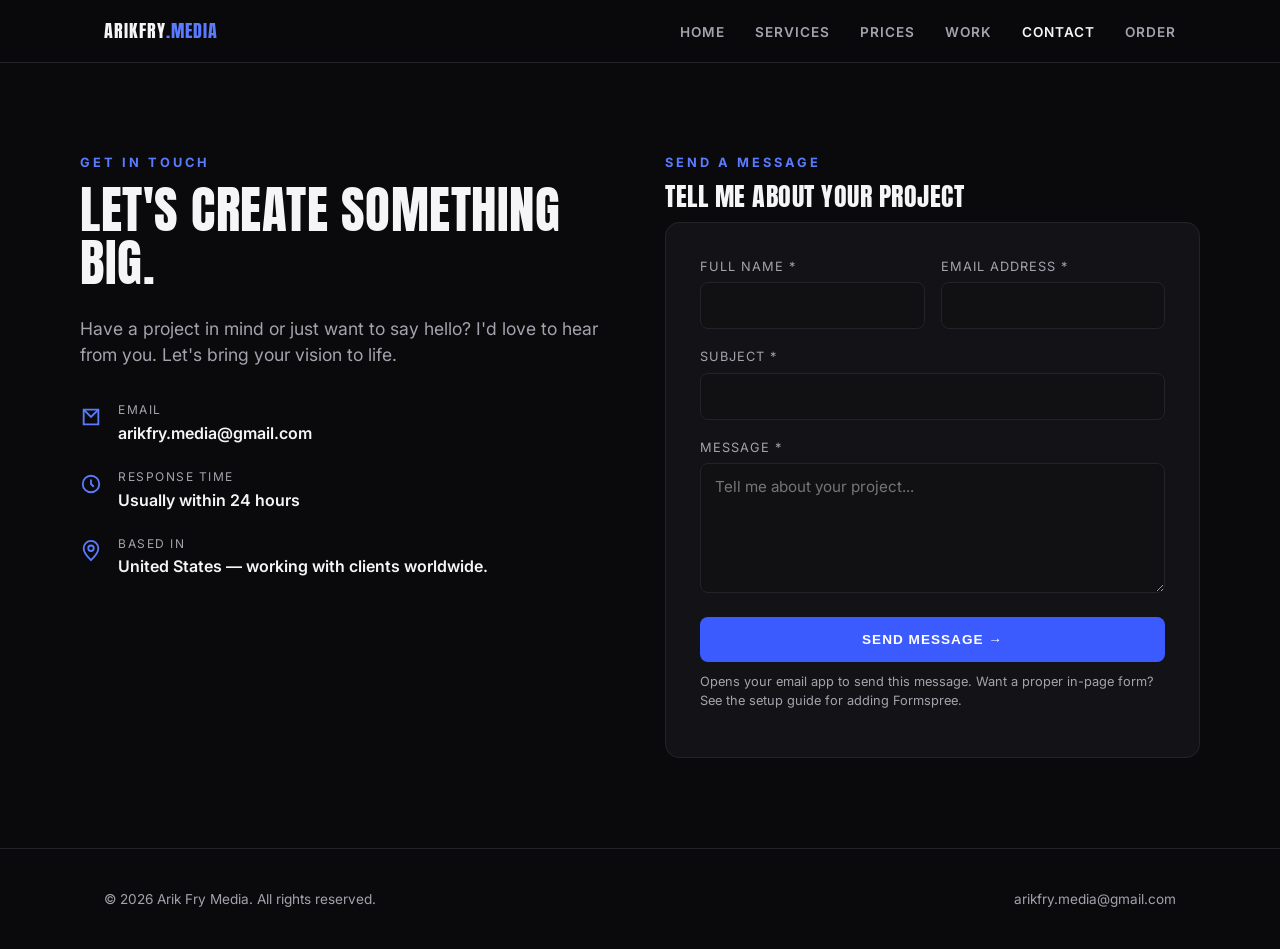
<file: contact.html>
<!DOCTYPE html>
<html lang="en">
<head>
<meta charset="UTF-8">
<meta name="viewport" content="width=device-width, initial-scale=1.0">
<title>Contact — Arik Fry Media</title>
<meta name="description" content="Get in touch with Arik Fry Media about your next project.">
<link rel="stylesheet" href="style.css">
</head>
<body>

<header class="site-header">
  <div class="nav-wrap">
    <a href="index.html" class="logo">ARIKFRY<span>.MEDIA</span></a>
    <button class="nav-toggle" aria-label="Toggle menu">&#9776;</button>
    <nav class="main-nav">
      <ul>
        <li><a href="index.html">Home</a></li>
        <li><a href="services.html">Services</a></li>
        <li><a href="prices.html">Prices</a></li>
        <li><a href="work.html">Work</a></li>
        <li><a href="contact.html" class="active">Contact</a></li>
        <li><a href="order.html">Order</a></li>
      </ul>
    </nav>
  </div>
</header>

<main>
  <section class="section container">
    <div class="contact-grid">
      <div>
        <span class="eyebrow">Get In Touch</span>
        <h1 style="font-size:clamp(2.2rem,5vw,3.2rem);">Let's Create Something Big.</h1>
        <p class="lede" style="margin-bottom:36px;">Have a project in mind or just want to say hello? I'd love to hear from you. Let's bring your vision to life.</p>

        <div class="info-row">
          <div class="icon"><svg width="22" height="22" viewBox="0 0 24 24" fill="none" stroke="currentColor" stroke-width="2"><path d="M4 4h16v16H4z"/><path d="m4 4 8 8 8-8"/></svg></div>
          <div>
            <h4>Email</h4>
            <p><a href="mailto:arikfry.media@gmail.com">arikfry.media@gmail.com</a></p>
          </div>
        </div>
        <div class="info-row">
          <div class="icon"><svg width="22" height="22" viewBox="0 0 24 24" fill="none" stroke="currentColor" stroke-width="2"><circle cx="12" cy="12" r="9"/><path d="M12 7v5l3 3"/></svg></div>
          <div>
            <h4>Response Time</h4>
            <p>Usually within 24 hours</p>
          </div>
        </div>
        <div class="info-row">
          <div class="icon"><svg width="22" height="22" viewBox="0 0 24 24" fill="none" stroke="currentColor" stroke-width="2"><path d="M12 22s8-7.5 8-13a8 8 0 1 0-16 0c0 5.5 8 13 8 13Z"/><circle cx="12" cy="9" r="3"/></svg></div>
          <div>
            <h4>Based In</h4>
            <p>United States — working with clients worldwide.</p>
          </div>
        </div>
      </div>

      <div>
        <span class="eyebrow">Send A Message</span>
        <h2 style="font-size:1.6rem;">Tell Me About Your Project</h2>
        <form action="mailto:arikfry.media@gmail.com" method="POST" enctype="text/plain">
          <div class="two-col">
            <div class="field">
              <label for="name">Full Name *</label>
              <input type="text" id="name" name="Full Name" required>
            </div>
            <div class="field">
              <label for="email">Email Address *</label>
              <input type="email" id="email" name="Email Address" required>
            </div>
          </div>
          <div class="field">
            <label for="subject">Subject *</label>
            <input type="text" id="subject" name="Subject" required>
          </div>
          <div class="field">
            <label for="message">Message *</label>
            <textarea id="message" name="Message" placeholder="Tell me about your project..." required></textarea>
          </div>
          <button type="submit" class="btn btn-primary" style="width:100%;justify-content:center;">Send Message &rarr;</button>
          <p class="note">Opens your email app to send this message. Want a proper in-page form? See the setup guide for adding Formspree.</p>
        </form>
      </div>
    </div>
  </section>
</main>

<footer>
  <div class="container footer-row">
    <span>&copy; <span id="year"></span> Arik Fry Media. All rights reserved.</span>
    <span><a href="mailto:arikfry.media@gmail.com">arikfry.media@gmail.com</a></span>
  </div>
</footer>

<script src="script.js"></script>
<script>document.getElementById('year').textContent = new Date().getFullYear();</script>
</body>
</html>
</file>
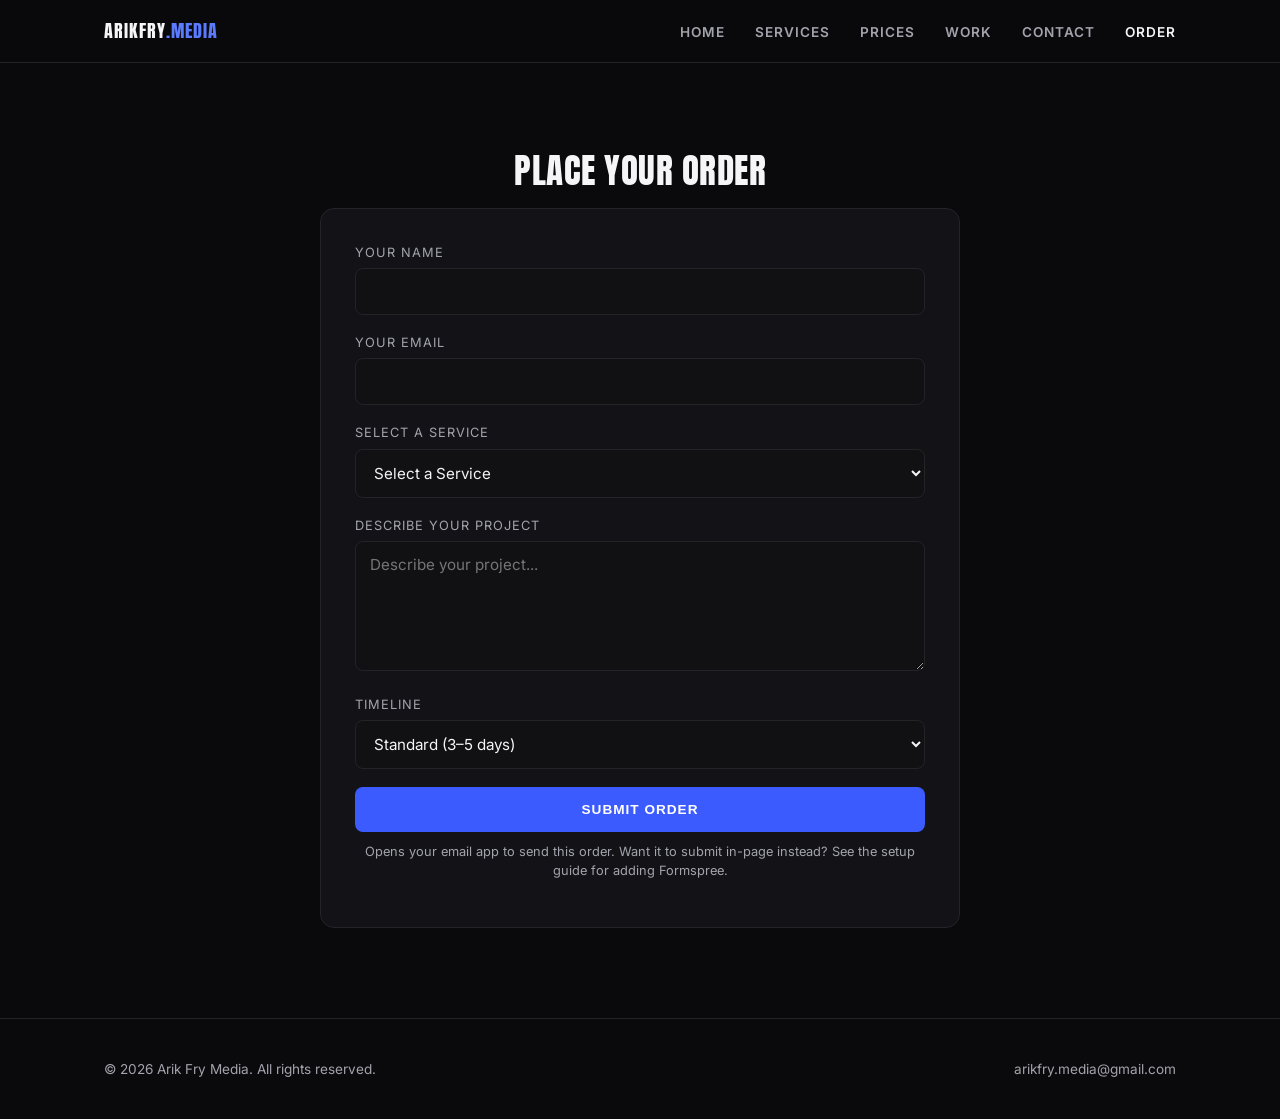
<file: order.html>
<!DOCTYPE html>
<html lang="en">
<head>
<meta charset="UTF-8">
<meta name="viewport" content="width=device-width, initial-scale=1.0">
<title>Order — Arik Fry Media</title>
<meta name="description" content="Place an order for social media design, sports graphics, or branding work.">
<link rel="stylesheet" href="style.css">
</head>
<body>

<header class="site-header">
  <div class="nav-wrap">
    <a href="index.html" class="logo">ARIKFRY<span>.MEDIA</span></a>
    <button class="nav-toggle" aria-label="Toggle menu">&#9776;</button>
    <nav class="main-nav">
      <ul>
        <li><a href="index.html">Home</a></li>
        <li><a href="services.html">Services</a></li>
        <li><a href="prices.html">Prices</a></li>
        <li><a href="work.html">Work</a></li>
        <li><a href="contact.html">Contact</a></li>
        <li><a href="order.html" class="active">Order</a></li>
      </ul>
    </nav>
  </div>
</header>

<main>
  <section class="section container" style="max-width:640px;">
    <h1 class="center" style="font-size:2.2rem;">Place Your Order</h1>
    <form action="mailto:arikfry.media@gmail.com" method="POST" enctype="text/plain">
      <div class="field">
        <label for="oname">Your Name</label>
        <input type="text" id="oname" name="Name" required>
      </div>
      <div class="field">
        <label for="oemail">Your Email</label>
        <input type="email" id="oemail" name="Email" required>
      </div>
      <div class="field">
        <label for="oservice">Select a Service</label>
        <select id="oservice" name="Service" required>
          <option value="" disabled selected>Select a Service</option>
          <option>Social Media Design</option>
          <option>Sports Graphics</option>
          <option>Branding</option>
          <option>Promotional Content</option>
          <option>Other</option>
        </select>
      </div>
      <div class="field">
        <label for="odesc">Describe Your Project</label>
        <textarea id="odesc" name="Project Details" placeholder="Describe your project..." required></textarea>
      </div>
      <div class="field">
        <label for="otimeline">Timeline</label>
        <select id="otimeline" name="Timeline">
          <option>Standard (3–5 days)</option>
          <option>Rush (1–2 days)</option>
          <option>Flexible</option>
        </select>
      </div>
      <button type="submit" class="btn btn-primary" style="width:100%;justify-content:center;">Submit Order</button>
      <p class="note center">Opens your email app to send this order. Want it to submit in-page instead? See the setup guide for adding Formspree.</p>
    </form>
  </section>
</main>

<footer>
  <div class="container footer-row">
    <span>&copy; <span id="year"></span> Arik Fry Media. All rights reserved.</span>
    <span><a href="mailto:arikfry.media@gmail.com">arikfry.media@gmail.com</a></span>
  </div>
</footer>

<script src="script.js"></script>
<script>document.getElementById('year').textContent = new Date().getFullYear();</script>
</body>
</html>
</file>
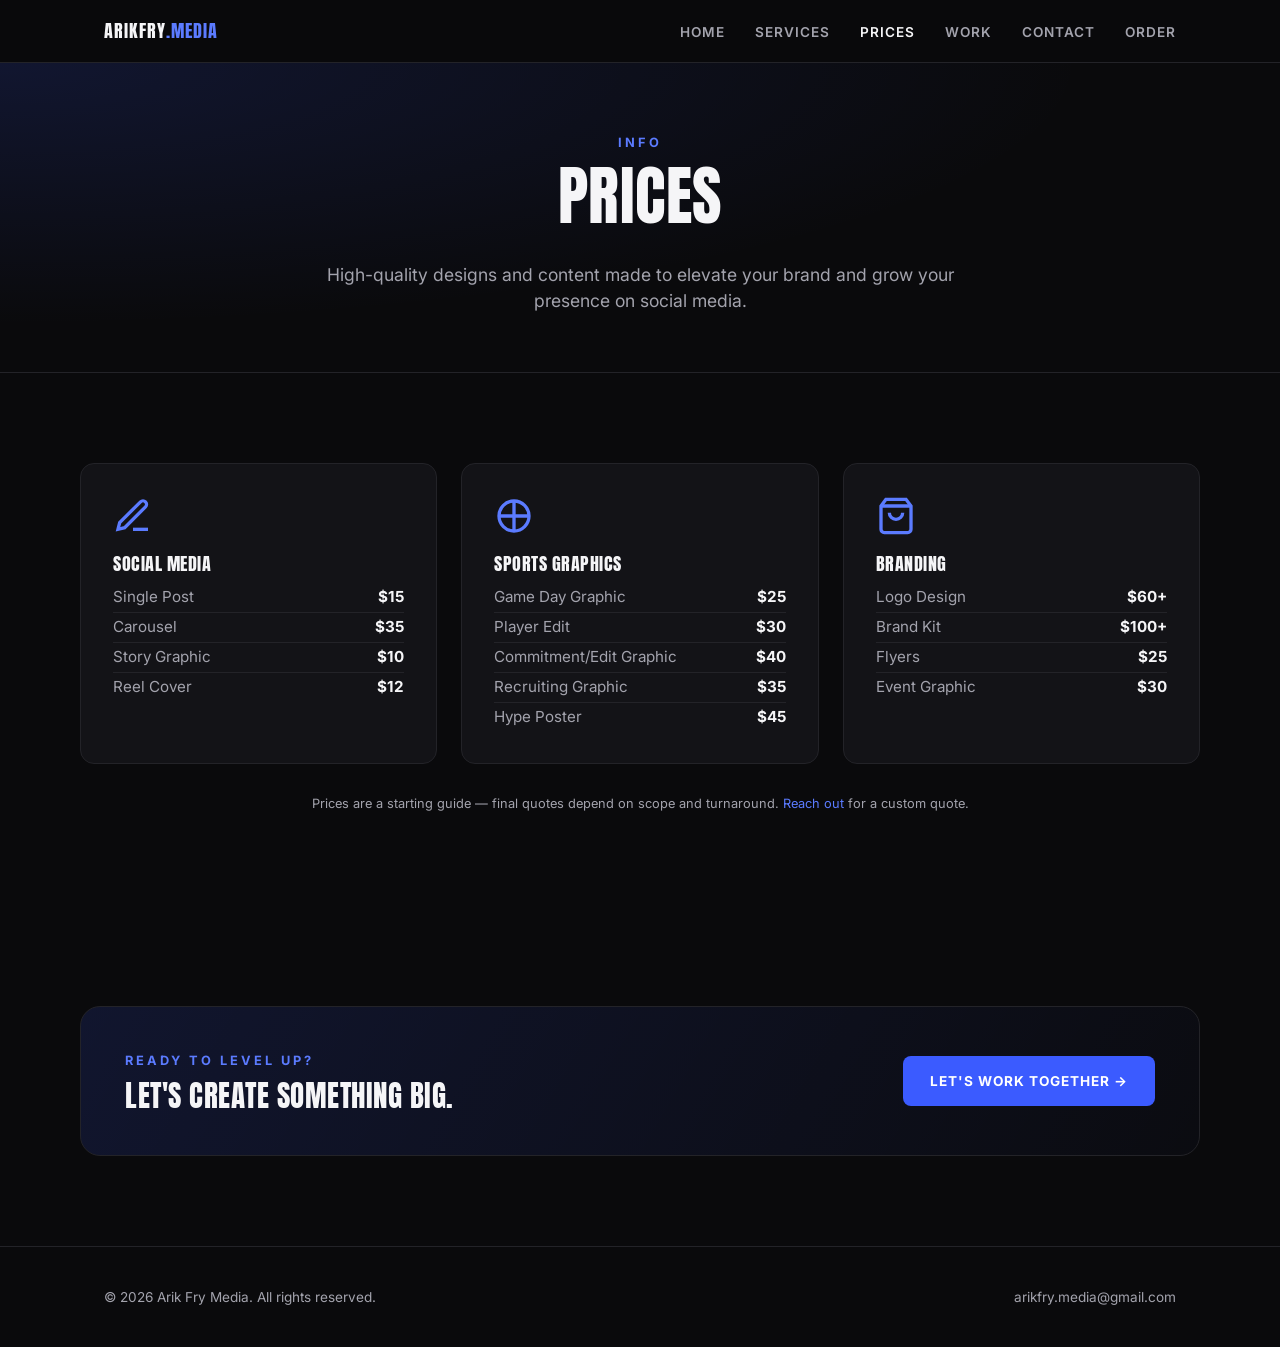
<file: prices.html>
<!DOCTYPE html>
<html lang="en">
<head>
<meta charset="UTF-8">
<meta name="viewport" content="width=device-width, initial-scale=1.0">
<title>Prices — Arik Fry Media</title>
<meta name="description" content="Pricing for social media design, sports graphics, and branding services.">
<link rel="stylesheet" href="style.css">
</head>
<body>

<header class="site-header">
  <div class="nav-wrap">
    <a href="index.html" class="logo">ARIKFRY<span>.MEDIA</span></a>
    <button class="nav-toggle" aria-label="Toggle menu">&#9776;</button>
    <nav class="main-nav">
      <ul>
        <li><a href="index.html">Home</a></li>
        <li><a href="services.html">Services</a></li>
        <li><a href="prices.html" class="active">Prices</a></li>
        <li><a href="work.html">Work</a></li>
        <li><a href="contact.html">Contact</a></li>
        <li><a href="order.html">Order</a></li>
      </ul>
    </nav>
  </div>
</header>

<main>
  <section class="page-hero center">
    <div class="container">
      <span class="eyebrow">Info</span>
      <h1>Prices</h1>
      <p class="lede">High-quality designs and content made to elevate your brand and grow your presence on social media.</p>
    </div>
  </section>

  <section class="section container">
    <div class="grid grid-3">
      <div class="card price-card">
        <div class="icon">
          <svg viewBox="0 0 24 24" fill="none" stroke="currentColor" stroke-width="2"><path d="M12 20h9"/><path d="M16.5 3.5a2.1 2.1 0 0 1 3 3L7 19l-4 1 1-4Z"/></svg>
        </div>
        <h3>Social Media</h3>
        <ul>
          <li>Single Post <span class="amt">$15</span></li>
          <li>Carousel <span class="amt">$35</span></li>
          <li>Story Graphic <span class="amt">$10</span></li>
          <li>Reel Cover <span class="amt">$12</span></li>
        </ul>
      </div>
      <div class="card price-card">
        <div class="icon">
          <svg viewBox="0 0 24 24" fill="none" stroke="currentColor" stroke-width="2"><circle cx="12" cy="12" r="9"/><path d="M12 3v18M3 12h18"/></svg>
        </div>
        <h3>Sports Graphics</h3>
        <ul>
          <li>Game Day Graphic <span class="amt">$25</span></li>
          <li>Player Edit <span class="amt">$30</span></li>
          <li>Commitment/Edit Graphic <span class="amt">$40</span></li>
          <li>Recruiting Graphic <span class="amt">$35</span></li>
          <li>Hype Poster <span class="amt">$45</span></li>
        </ul>
      </div>
      <div class="card price-card">
        <div class="icon">
          <svg viewBox="0 0 24 24" fill="none" stroke="currentColor" stroke-width="2"><path d="M6 2 3 6v14a2 2 0 0 0 2 2h14a2 2 0 0 0 2-2V6l-3-4Z"/><path d="M3 6h18M16 10a4 4 0 0 1-8 0"/></svg>
        </div>
        <h3>Branding</h3>
        <ul>
          <li>Logo Design <span class="amt">$60+</span></li>
          <li>Brand Kit <span class="amt">$100+</span></li>
          <li>Flyers <span class="amt">$25</span></li>
          <li>Event Graphic <span class="amt">$30</span></li>
        </ul>
      </div>
    </div>
    <p class="note center" style="margin-top:30px;">Prices are a starting guide — final quotes depend on scope and turnaround. <a href="contact.html" style="color:var(--blue-bright);">Reach out</a> for a custom quote.</p>
  </section>

  <section class="section container">
    <div class="cta-band">
      <div>
        <span class="eyebrow">Ready to level up?</span>
        <h2>Let's create something big.</h2>
      </div>
      <a href="contact.html" class="btn btn-primary">Let's Work Together &rarr;</a>
    </div>
  </section>
</main>

<footer>
  <div class="container footer-row">
    <span>&copy; <span id="year"></span> Arik Fry Media. All rights reserved.</span>
    <span><a href="mailto:arikfry.media@gmail.com">arikfry.media@gmail.com</a></span>
  </div>
</footer>

<script src="script.js"></script>
<script>document.getElementById('year').textContent = new Date().getFullYear();</script>
</body>
</html>
</file>
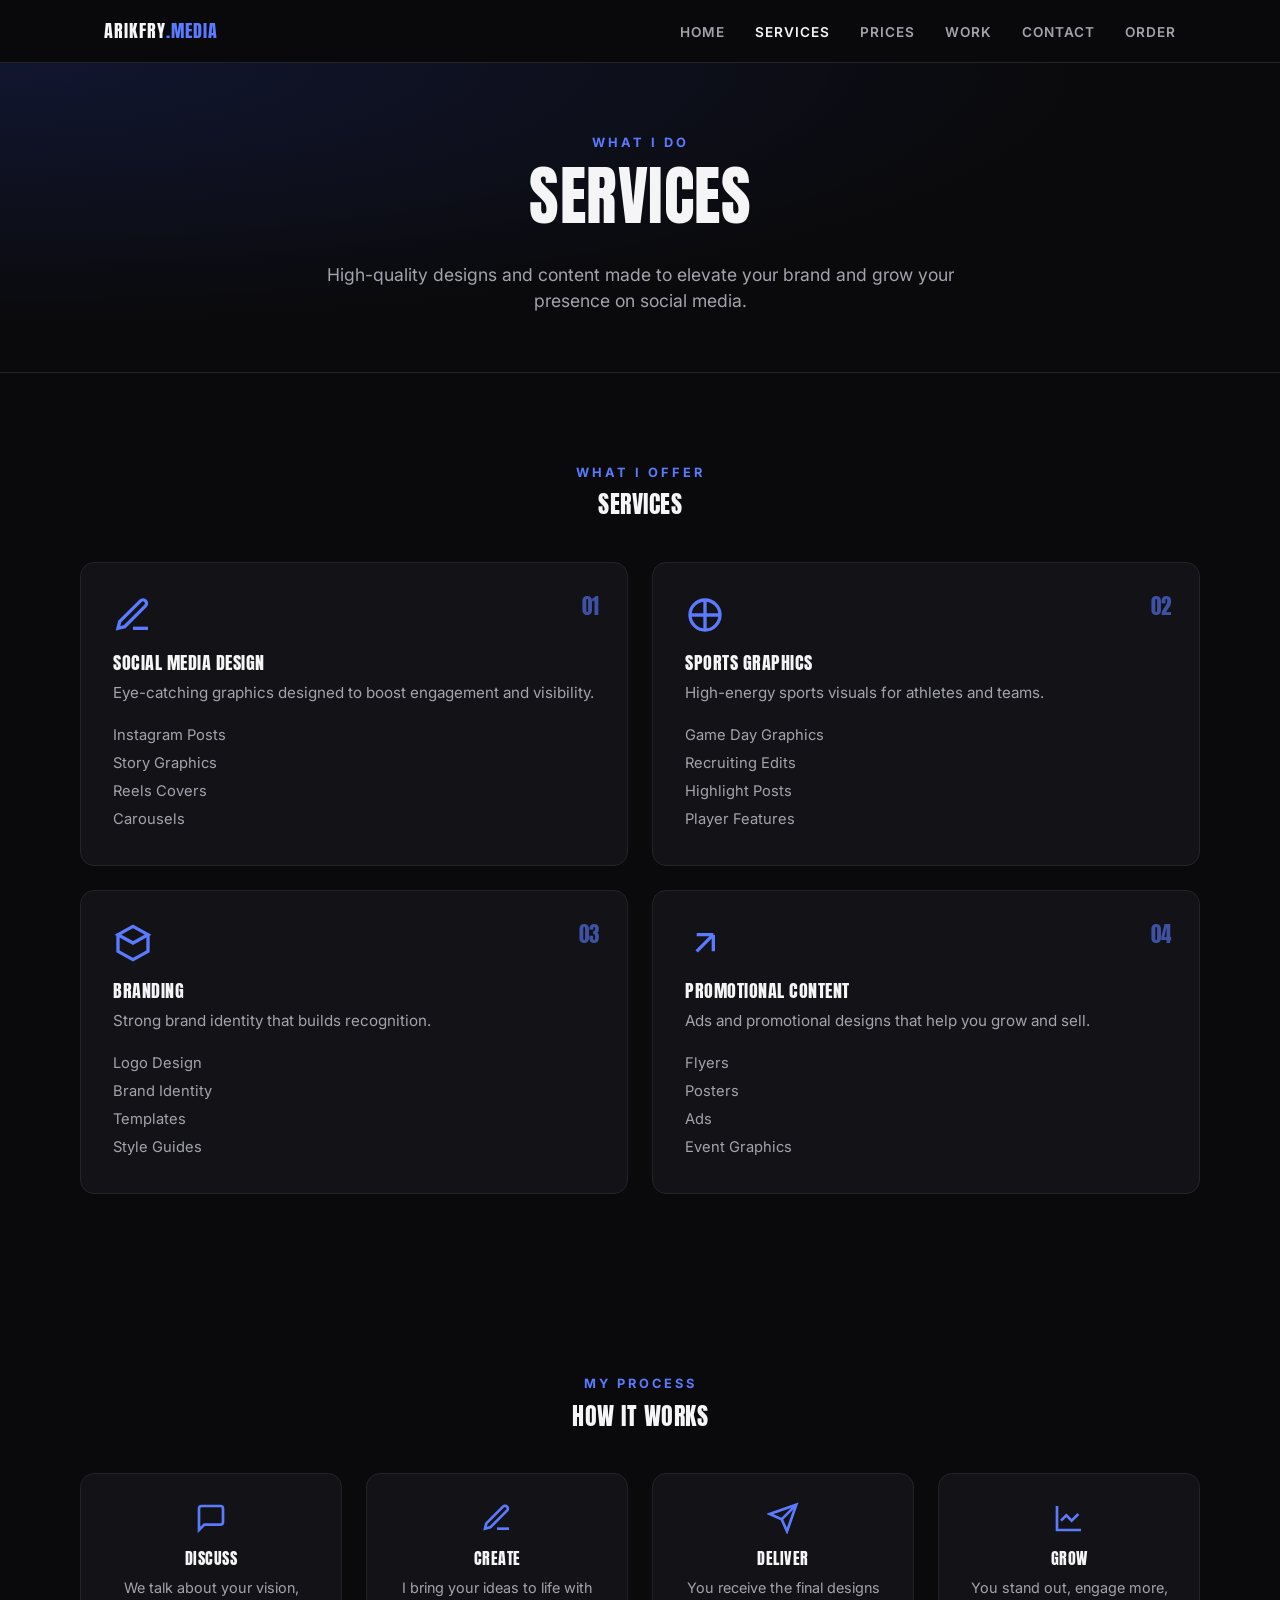
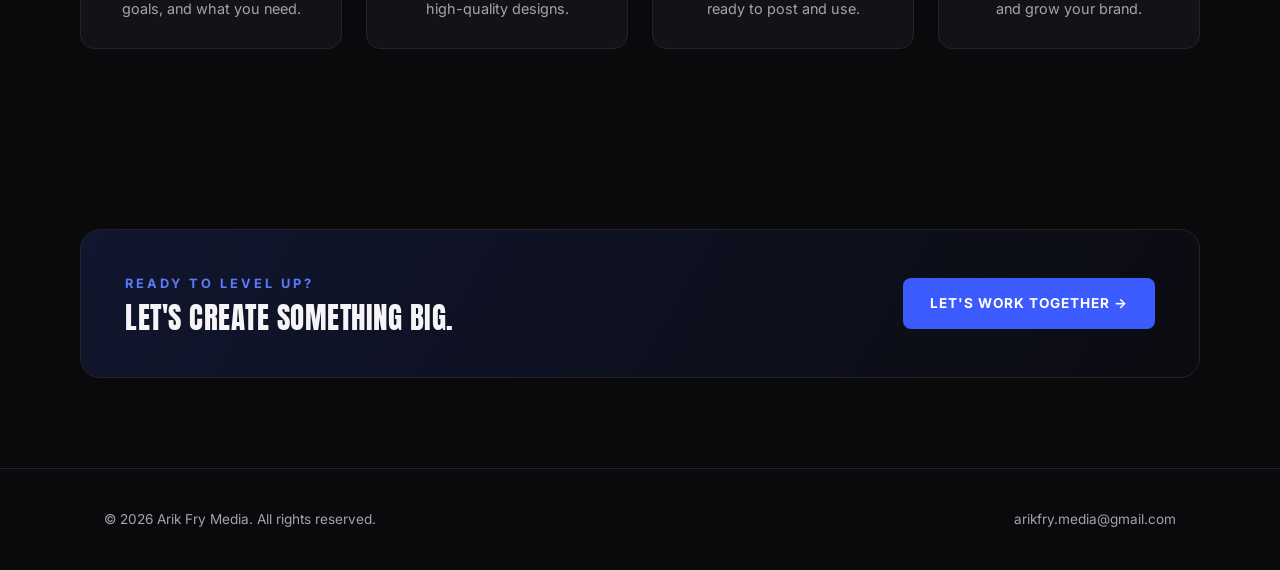
<file: services.html>
<!DOCTYPE html>
<html lang="en">
<head>
<meta charset="UTF-8">
<meta name="viewport" content="width=device-width, initial-scale=1.0">
<title>Services — Arik Fry Media</title>
<meta name="description" content="Social media design, sports graphics, branding, and promotional content services.">
<link rel="stylesheet" href="style.css">
</head>
<body>

<header class="site-header">
  <div class="nav-wrap">
    <a href="index.html" class="logo">ARIKFRY<span>.MEDIA</span></a>
    <button class="nav-toggle" aria-label="Toggle menu">&#9776;</button>
    <nav class="main-nav">
      <ul>
        <li><a href="index.html">Home</a></li>
        <li><a href="services.html" class="active">Services</a></li>
        <li><a href="prices.html">Prices</a></li>
        <li><a href="work.html">Work</a></li>
        <li><a href="contact.html">Contact</a></li>
        <li><a href="order.html">Order</a></li>
      </ul>
    </nav>
  </div>
</header>

<main>
  <section class="page-hero center">
    <div class="container">
      <span class="eyebrow">What I Do</span>
      <h1>Services</h1>
      <p class="lede">High-quality designs and content made to elevate your brand and grow your presence on social media.</p>
    </div>
  </section>

  <section class="section container">
    <div class="center" style="margin-bottom:44px;">
      <span class="eyebrow">What I Offer</span>
      <h2>Services</h2>
    </div>
    <div class="grid grid-2">
      <div class="card">
        <span class="num">01</span>
        <div class="icon">
          <svg viewBox="0 0 24 24" fill="none" stroke="currentColor" stroke-width="2"><path d="M12 20h9"/><path d="M16.5 3.5a2.1 2.1 0 0 1 3 3L7 19l-4 1 1-4Z"/></svg>
        </div>
        <h3>Social Media Design</h3>
        <p>Eye-catching graphics designed to boost engagement and visibility.</p>
        <ul>
          <li>Instagram Posts</li>
          <li>Story Graphics</li>
          <li>Reels Covers</li>
          <li>Carousels</li>
        </ul>
      </div>
      <div class="card">
        <span class="num">02</span>
        <div class="icon">
          <svg viewBox="0 0 24 24" fill="none" stroke="currentColor" stroke-width="2"><circle cx="12" cy="12" r="9"/><path d="M12 3v18M3 12h18"/></svg>
        </div>
        <h3>Sports Graphics</h3>
        <p>High-energy sports visuals for athletes and teams.</p>
        <ul>
          <li>Game Day Graphics</li>
          <li>Recruiting Edits</li>
          <li>Highlight Posts</li>
          <li>Player Features</li>
        </ul>
      </div>
      <div class="card">
        <span class="num">03</span>
        <div class="icon">
          <svg viewBox="0 0 24 24" fill="none" stroke="currentColor" stroke-width="2"><path d="m12 2 9 5-9 5-9-5 9-5Z"/><path d="M3 7v10l9 5 9-5V7"/></svg>
        </div>
        <h3>Branding</h3>
        <p>Strong brand identity that builds recognition.</p>
        <ul>
          <li>Logo Design</li>
          <li>Brand Identity</li>
          <li>Templates</li>
          <li>Style Guides</li>
        </ul>
      </div>
      <div class="card">
        <span class="num">04</span>
        <div class="icon">
          <svg viewBox="0 0 24 24" fill="none" stroke="currentColor" stroke-width="2"><path d="M7 17 17 7M17 7H7m10 0v10"/></svg>
        </div>
        <h3>Promotional Content</h3>
        <p>Ads and promotional designs that help you grow and sell.</p>
        <ul>
          <li>Flyers</li>
          <li>Posters</li>
          <li>Ads</li>
          <li>Event Graphics</li>
        </ul>
      </div>
    </div>
  </section>

  <section class="section container">
    <div class="center" style="margin-bottom:44px;">
      <span class="eyebrow">My Process</span>
      <h2>How It Works</h2>
    </div>
    <div class="grid grid-4">
      <div class="step">
        <div class="icon" style="margin:0 auto 16px;width:32px;height:32px;color:var(--blue-bright);">
          <svg viewBox="0 0 24 24" fill="none" stroke="currentColor" stroke-width="2"><path d="M21 15a2 2 0 0 1-2 2H7l-4 4V5a2 2 0 0 1 2-2h14a2 2 0 0 1 2 2z"/></svg>
        </div>
        <h3>Discuss</h3>
        <p>We talk about your vision, goals, and what you need.</p>
      </div>
      <div class="step">
        <div class="icon" style="margin:0 auto 16px;width:32px;height:32px;color:var(--blue-bright);">
          <svg viewBox="0 0 24 24" fill="none" stroke="currentColor" stroke-width="2"><path d="M12 20h9"/><path d="M16.5 3.5a2.1 2.1 0 0 1 3 3L7 19l-4 1 1-4Z"/></svg>
        </div>
        <h3>Create</h3>
        <p>I bring your ideas to life with high-quality designs.</p>
      </div>
      <div class="step">
        <div class="icon" style="margin:0 auto 16px;width:32px;height:32px;color:var(--blue-bright);">
          <svg viewBox="0 0 24 24" fill="none" stroke="currentColor" stroke-width="2"><path d="m22 2-7 20-4-9-9-4Z"/><path d="M22 2 11 13"/></svg>
        </div>
        <h3>Deliver</h3>
        <p>You receive the final designs ready to post and use.</p>
      </div>
      <div class="step">
        <div class="icon" style="margin:0 auto 16px;width:32px;height:32px;color:var(--blue-bright);">
          <svg viewBox="0 0 24 24" fill="none" stroke="currentColor" stroke-width="2"><path d="M3 3v18h18"/><path d="m19 9-5 5-4-4-4 4"/></svg>
        </div>
        <h3>Grow</h3>
        <p>You stand out, engage more, and grow your brand.</p>
      </div>
    </div>
  </section>

  <section class="section container">
    <div class="cta-band">
      <div>
        <span class="eyebrow">Ready to level up?</span>
        <h2>Let's create something big.</h2>
      </div>
      <a href="contact.html" class="btn btn-primary">Let's Work Together &rarr;</a>
    </div>
  </section>
</main>

<footer>
  <div class="container footer-row">
    <span>&copy; <span id="year"></span> Arik Fry Media. All rights reserved.</span>
    <span><a href="mailto:arikfry.media@gmail.com">arikfry.media@gmail.com</a></span>
  </div>
</footer>

<script src="script.js"></script>
<script>document.getElementById('year').textContent = new Date().getFullYear();</script>
</body>
</html>
</file>
<file: style.css>
/* ---------- Arik Fry Media — site styles ---------- */

@import url('https://fonts.googleapis.com/css2?family=Anton&family=Inter:wght@400;500;600;700;800&display=swap');

:root{
    --bg: #0a0a0c;
    --bg-alt: #111114;
    --card: #131317;
    --card-border: #232328;
    --text: #f5f5f7;
    --text-dim: #a3a3ad;
    --blue: #3b5bff;
    --blue-bright: #5b7bff;
    --maroon: #7a1f2b;
    --gold: #d4a537;
    --radius: 14px;
    --container: 1120px;
}

*{box-sizing:border-box;}
html{scroll-behavior:smooth;}
body{
    margin:0;
    background:var(--bg);
    color:var(--text);
    font-family:'Inter',system-ui,-apple-system,Segoe UI,Roboto,sans-serif;
    line-height:1.5;
    -webkit-font-smoothing:antialiased;
}

h1,h2,h3,h4{
    font-family:'Anton',Impact,'Inter',sans-serif;
    font-weight:400;
    letter-spacing:.5px;
    text-transform:uppercase;
    margin:0 0 .5em;
    line-height:1.05;
}

a{color:inherit;text-decoration:none;}
img{max-width:100%;display:block;}

.container{max-width:var(--container);margin:0 auto;padding:0 24px;}
.eyebrow{
    color:var(--blue-bright);
    font-family:'Inter',sans-serif;
    font-weight:700;
    letter-spacing:3px;
    font-size:.8rem;
    text-transform:uppercase;
    margin-bottom:10px;
    display:block;
}
.section{padding:90px 0;}
.section-tight{padding:50px 0;}
.center{text-align:center;}
.lede{color:var(--text-dim);font-size:1.1rem;max-width:640px;}
.center .lede{margin-left:auto;margin-right:auto;}

/* ---------- Header ---------- */
header.site-header{
    position:sticky;top:0;z-index:50;
    background:rgba(10,10,12,.85);
    backdrop-filter:blur(10px);
    border-bottom:1px solid var(--card-border);
}
.nav-wrap{
    display:flex;align-items:center;justify-content:space-between;
    padding:18px 24px;max-width:var(--container);margin:0 auto;
}
.logo{
    font-family:'Anton',sans-serif;
    font-size:1.1rem;
    letter-spacing:1px;
}
.logo span{color:var(--blue-bright);}
nav.main-nav ul{
    display:flex;gap:30px;list-style:none;margin:0;padding:0;
}
nav.main-nav a{
    font-weight:600;font-size:.85rem;letter-spacing:1px;
    text-transform:uppercase;color:var(--text-dim);
    transition:color .15s;
}
nav.main-nav a:hover,nav.main-nav a.active{color:var(--text);}
.nav-toggle{
    display:none;background:none;border:0;color:var(--text);
    font-size:1.6rem;cursor:pointer;
}

@media (max-width:820px){
    nav.main-nav{
          position:absolute;top:100%;left:0;right:0;
          background:var(--bg-alt);
          border-bottom:1px solid var(--card-border);
          display:none;
    }
    nav.main-nav.open{display:block;}
    nav.main-nav ul{flex-direction:column;gap:0;padding:10px 24px 20px;}
    nav.main-nav li{border-bottom:1px solid var(--card-border);}
    nav.main-nav a{display:block;padding:14px 0;}
    .nav-toggle{display:block;}
}

/* ---------- Buttons ---------- */
.btn{
    display:inline-flex;align-items:center;gap:8px;
    padding:14px 26px;border-radius:8px;
    font-weight:700;font-size:.85rem;letter-spacing:1px;
    text-transform:uppercase;border:1px solid transparent;
    cursor:pointer;transition:transform .15s,background .15s,border-color .15s;
}
.btn:hover{transform:translateY(-2px);}
.btn-primary{background:var(--blue);color:#fff;}
.btn-primary:hover{background:var(--blue-bright);}
.btn-outline{border-color:var(--card-border);color:var(--text);background:transparent;}
.btn-outline:hover{border-color:var(--text-dim);}
.btn-row{display:flex;gap:16px;flex-wrap:wrap;}

/* ---------- Hero ---------- */
.hero{
    padding:90px 0 60px;
    display:grid;grid-template-columns:1.1fr .9fr;gap:40px;align-items:center;
}
.hero h1{font-size:clamp(2.6rem,6vw,4.4rem);}
.hero h1 .accent{color:var(--blue-bright);}
.hero-visual{
    border-radius:var(--radius);
    background:linear-gradient(160deg,var(--card),var(--bg-alt));
    border:1px solid var(--card-border);
    aspect-ratio:4/3;
    display:flex;align-items:center;justify-content:center;
    color:var(--text-dim);
    font-family:'Anton',sans-serif;
    font-size:1.2rem;
    text-align:center;
    padding:20px;
    overflow:hidden;
}
.hero-visual img{width:100%;height:100%;object-fit:cover;border-radius:var(--radius);}

@media (max-width:820px){
    .hero{grid-template-columns:1fr;padding-top:50px;}
}

/* page hero (simpler banner used on inner pages) */
.page-hero{
    padding:70px 0 40px;
    border-bottom:1px solid var(--card-border);
    background:
          radial-gradient(ellipse at top left, rgba(59,91,255,.15), transparent 60%),
          var(--bg);
}
.page-hero h1{font-size:clamp(2.4rem,7vw,4rem);}

/* ---------- Cards / grid ---------- */
.grid{display:grid;gap:24px;}
.grid-2{grid-template-columns:repeat(2,1fr);}
.grid-3{grid-template-columns:repeat(3,1fr);}
.grid-4{grid-template-columns:repeat(4,1fr);}
@media (max-width:900px){
    .grid-2,.grid-3,.grid-4{grid-template-columns:1fr 1fr;}
}
@media (max-width:600px){
    .grid-2,.grid-3,.grid-4{grid-template-columns:1fr;}
}

.card{
    background:var(--card);
    border:1px solid var(--card-border);
    border-radius:var(--radius);
    padding:32px;
    position:relative;
}
.card .icon{
    width:40px;height:40px;color:var(--blue-bright);margin-bottom:18px;
}
.card h3{font-size:1.15rem;margin-bottom:10px;}
.card p{color:var(--text-dim);margin:0 0 16px;font-size:.95rem;}
.card ul{margin:0;padding:0;list-style:none;color:var(--text-dim);font-size:.92rem;}
.card ul li{padding:3px 0;}
.card .num{
    position:absolute;top:28px;right:28px;
    color:var(--blue-bright);font-family:'Anton',sans-serif;font-size:1.3rem;opacity:.6;
}

/* process steps */
.step{
    background:var(--card);border:1px solid var(--card-border);border-radius:var(--radius);
    padding:28px;text-align:center;
}
.step .icon{margin:0 auto 16px;}
.step h3{font-size:1rem;margin-bottom:10px;}
.step p{color:var(--text-dim);font-size:.9rem;margin:0;}

/* pricing */
.price-card ul{list-style:none;margin:0;padding:0;}
.price-card li{
    display:flex;justify-content:space-between;gap:12px;
    padding:12px 0;border-bottom:1px solid var(--card-border);
    color:var(--text-dim);font-size:.95rem;
}
.price-card li:last-child{border-bottom:none;}
.price-card li span.amt{color:var(--text);font-weight:700;}

/* CTA band */
.cta-band{
    background:linear-gradient(120deg,rgba(59,91,255,.14),rgba(59,91,255,.02));
    border:1px solid var(--card-border);
    border-radius:20px;
    padding:44px;
    display:flex;justify-content:space-between;align-items:center;gap:24px;flex-wrap:wrap;
}
.cta-band h2{font-size:1.8rem;margin-bottom:0;}

/* contact */
.contact-grid{display:grid;grid-template-columns:1fr 1fr;gap:50px;align-items:start;}
@media (max-width:820px){.contact-grid{grid-template-columns:1fr;}}
.info-row{display:flex;gap:16px;align-items:flex-start;margin-bottom:26px;}
.info-row .icon{color:var(--blue-bright);flex:none;margin-top:2px;}
.info-row h4{margin:0 0 4px;font-family:'Inter',sans-serif;text-transform:uppercase;font-size:.75rem;letter-spacing:1.5px;color:var(--text-dim);}
.info-row p{margin:0;font-weight:600;}

form{background:var(--card);border:1px solid var(--card-border);border-radius:var(--radius);padding:34px;}
.field{margin-bottom:18px;}
.field label{display:block;font-size:.8rem;color:var(--text-dim);margin-bottom:6px;text-transform:uppercase;letter-spacing:1px;}
.field input,.field select,.field textarea{
    width:100%;padding:13px 14px;border-radius:8px;
    border:1px solid var(--card-border);background:var(--bg-alt);color:var(--text);
    font-family:inherit;font-size:.95rem;
}
.field textarea{min-height:130px;resize:vertical;}
.two-col{display:grid;grid-template-columns:1fr 1fr;gap:16px;}
@media (max-width:520px){.two-col{grid-template-columns:1fr;}}

/* portfolio */
.portfolio-tile{
    border-radius:var(--radius);overflow:hidden;position:relative;
    aspect-ratio:4/5;border:1px solid var(--card-border);
    background:linear-gradient(150deg,var(--card),var(--bg-alt));
    display:flex;align-items:flex-end;
}
.portfolio-tile img{position:absolute;inset:0;width:100%;height:100%;object-fit:cover;}
.portfolio-tile .cap{
    position:relative;z-index:2;padding:18px;
    background:linear-gradient(0deg,rgba(0,0,0,.75),transparent);
    width:100%;
}
.portfolio-tile .cap strong{display:block;font-size:.95rem;}
.portfolio-tile .cap span{display:block;color:var(--text-dim);font-size:.78rem;margin-top:2px;}

/* footer */
footer{
    border-top:1px solid var(--card-border);
    padding:40px 0;color:var(--text-dim);font-size:.85rem;
}
.footer-row{display:flex;justify-content:space-between;align-items:center;gap:16px;flex-wrap:wrap;}
footer a{color:var(--text-dim);}
footer a:hover{color:var(--text);}

.note{
    font-size:.8rem;color:var(--text-dim);margin-top:10px;
}
</file>
